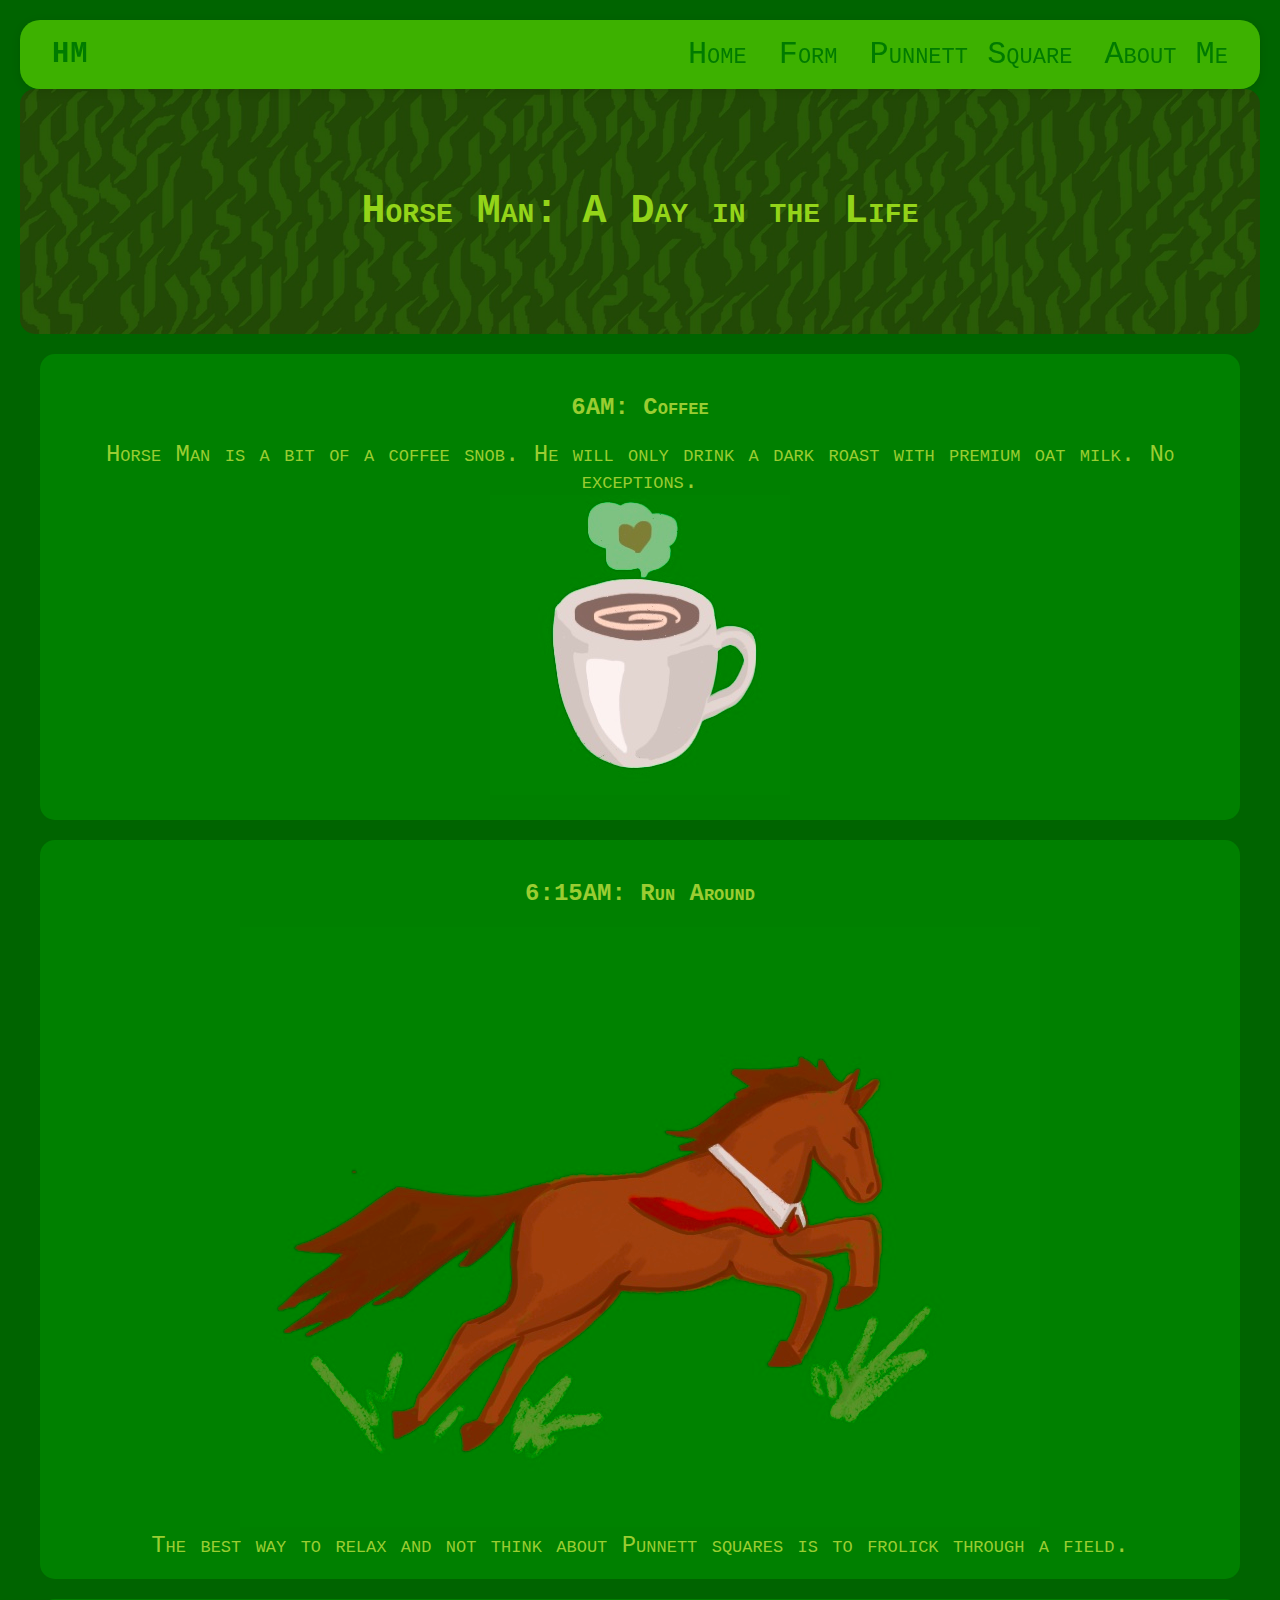
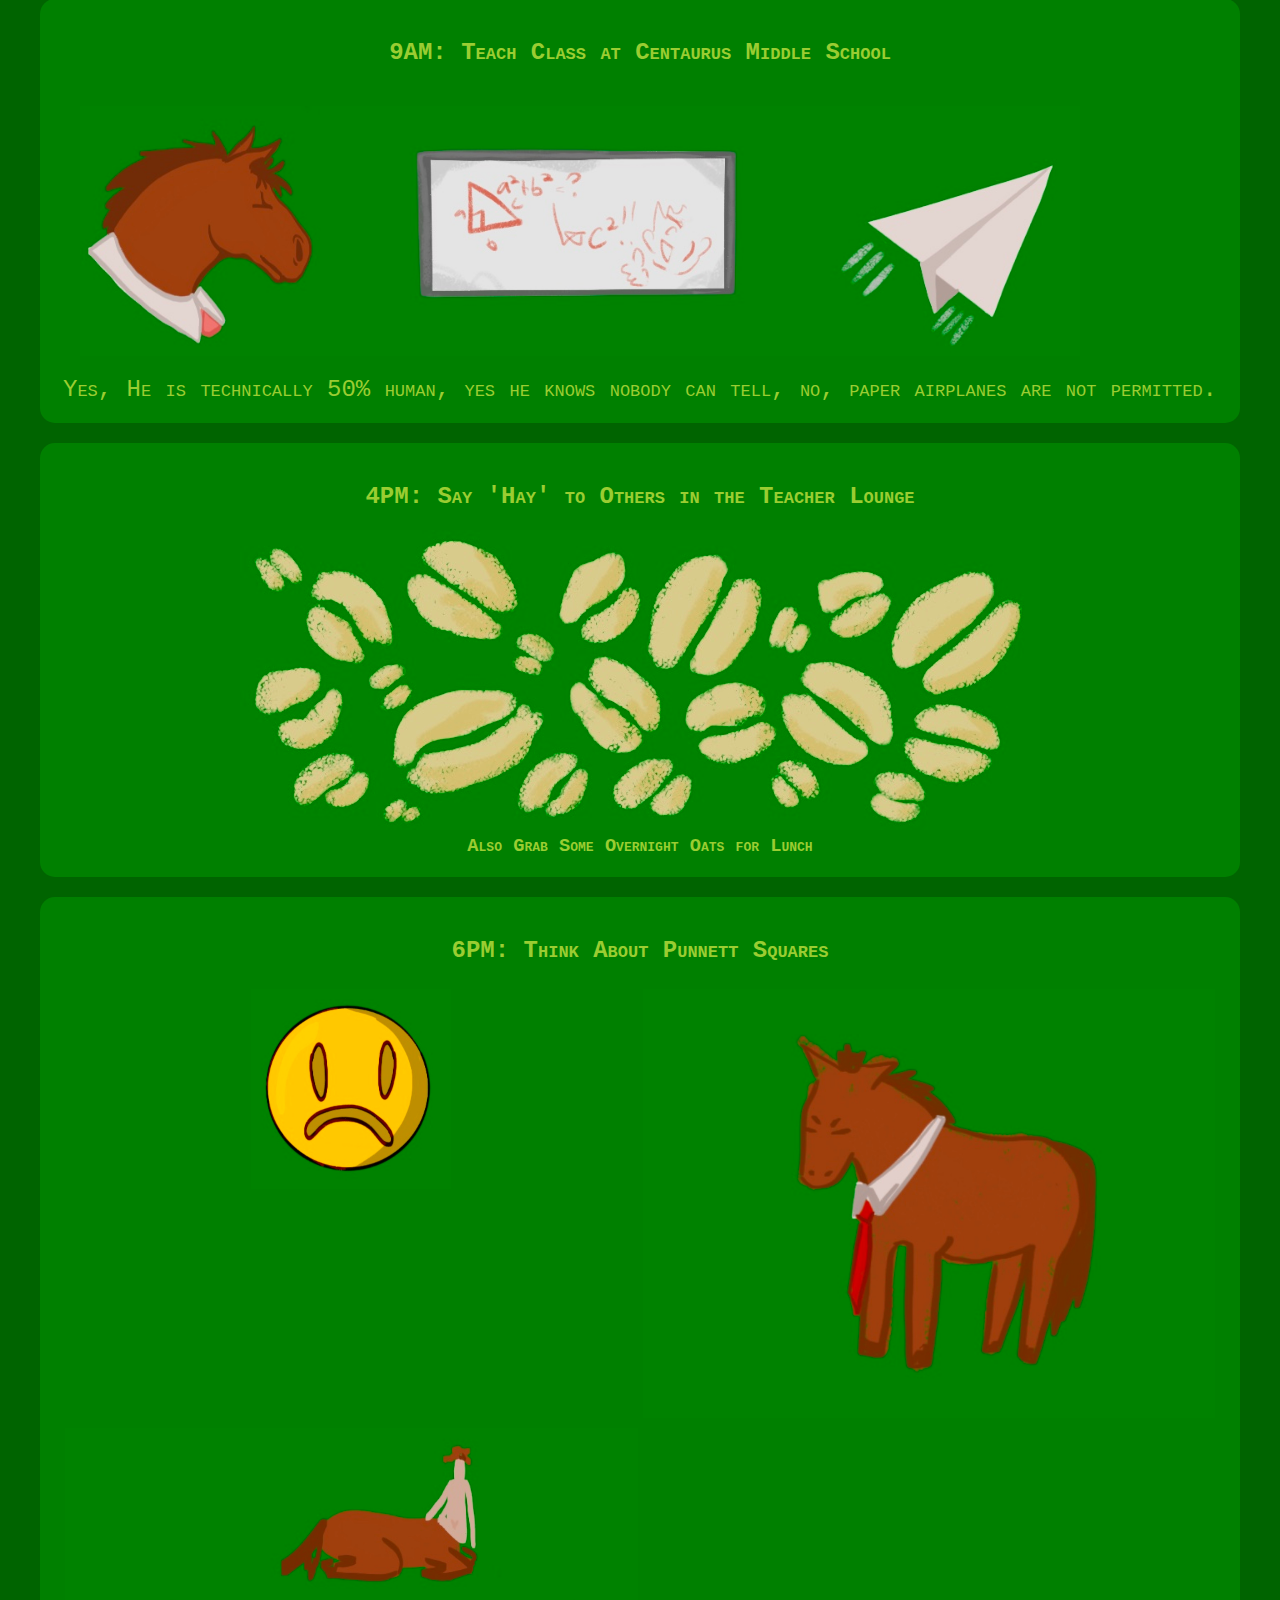
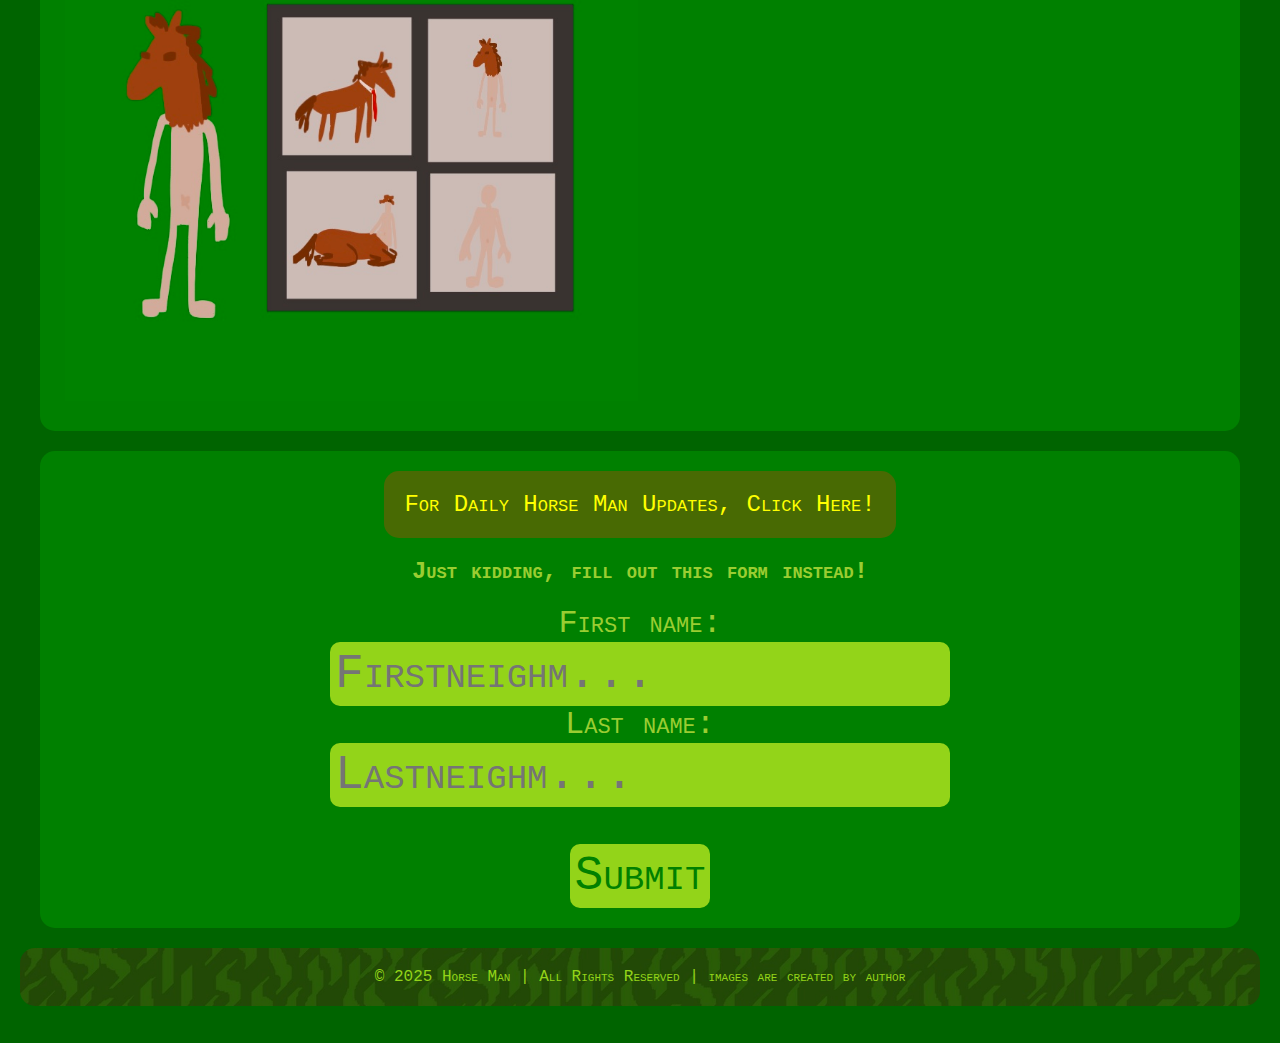
<file: index.html>
<!DOCTYPE html>
<html lang="en">

<head>
    <meta charset="UTF-8">
    <meta name="viewport" content="width=device-width, initial-scale=1.0">
    <title>Horse Man: A Day in the Life</title>
    <link rel="stylesheet" href="styles/mainstyle.css">
</head>

<body>
    <!-- Sticky Navigation Menu -->
    <nav class="navbar">
        <a href="index.html" class="logo">HM</a>
        <div class="nav-links" id="navLinks">
            <a href="index.html">Home</a>
            <a href="#form">Form</a>
            <a href="#psquare">Punnett Square</a>
            <a href="aboutme.html">About Me</a>
        </div>
        <button class="mobile-menu-btn" onclick="toggleMenu()">☰</button>
    </nav>

    <header>
        <h1>Horse Man: A Day in the Life</h1>
    </header>

    <section>
        <h2>6AM: Coffee</h2>
        <p>Horse Man is a bit of a coffee snob. He will only drink a dark roast with premium oat milk. No exceptions.
        </p>
        <div class="image-container">
            <img src="images/coffee.jpg" alt="coffee cup" >
            <div class="overlay">Yay coffee!</div>
        </div>
    </section>

    <section>
        <h2>6:15AM: Run Around</h2>
        <img src="images/running.jpg" alt="horse running">
        <p>The best way to relax and not think about Punnett squares is to frolick through a field.</p>
    </section>

    <section>
        <h2>9AM: Teach Class at Centaurus Middle School</h2>
        <div class="flexy">
            <img src="images/horsehead.jpg" alt="horse head" width="250" height="250">
            <img src="images/whiteboard.jpg" alt="whiteboard with drawings" width="500" height="250">
            <img src="images/p.air.jpg" alt="paper airplane" width="250" height="250">
        </div>
        <p>Yes, He is technically 50% human, yes he knows nobody can tell, no, paper airplanes are not permitted.</p>
    </section>

    <section>
        <h2>4PM: Say 'Hay' to Others in the Teacher Lounge</h2>
        <img src="images/oats.jpg" alt="oats">
        <h3>Also Grab Some Overnight Oats for Lunch</h3>
    </section>


    <section>
        <h2 id="psquare">6PM: Think About Punnett Squares</h2>
        <div class="container">
            <div class="img1"><img src="images/sadface.jpg" alt="sad face" width="200" height="200"></div>
            <div class="img2"><img src="images/sadhorse.jpg" alt="a really sad horse"></div>
            <div class="img3"> <img src="images/square.jpg" alt="punett square of if 2 centaurs had a baby"></div>
        </div>
    </section>


    <section>
        <button type="button" onclick="alert('Haha gotcha!')">For Daily Horse Man Updates, Click Here!</button>
        <h2>Just kidding, fill out this form instead!</h2>

        <form action="formfinish.html" target="blank" id="form">
            <label for="fname">First name:</label><br>
            <input type="text" id="fname" name="firstname" placeholder="Firstneighm..."><br>
            <label for="lname">Last name:</label><br>
            <input type="text" id="lname" name="lastname" placeholder="Lastneighm..."><br><br>
            <input type="submit" value="Submit">
        </form>

    </section>

    <footer>© 2025 Horse Man | All Rights Reserved | images are created by author</footer>
</body>

</html>
</file>
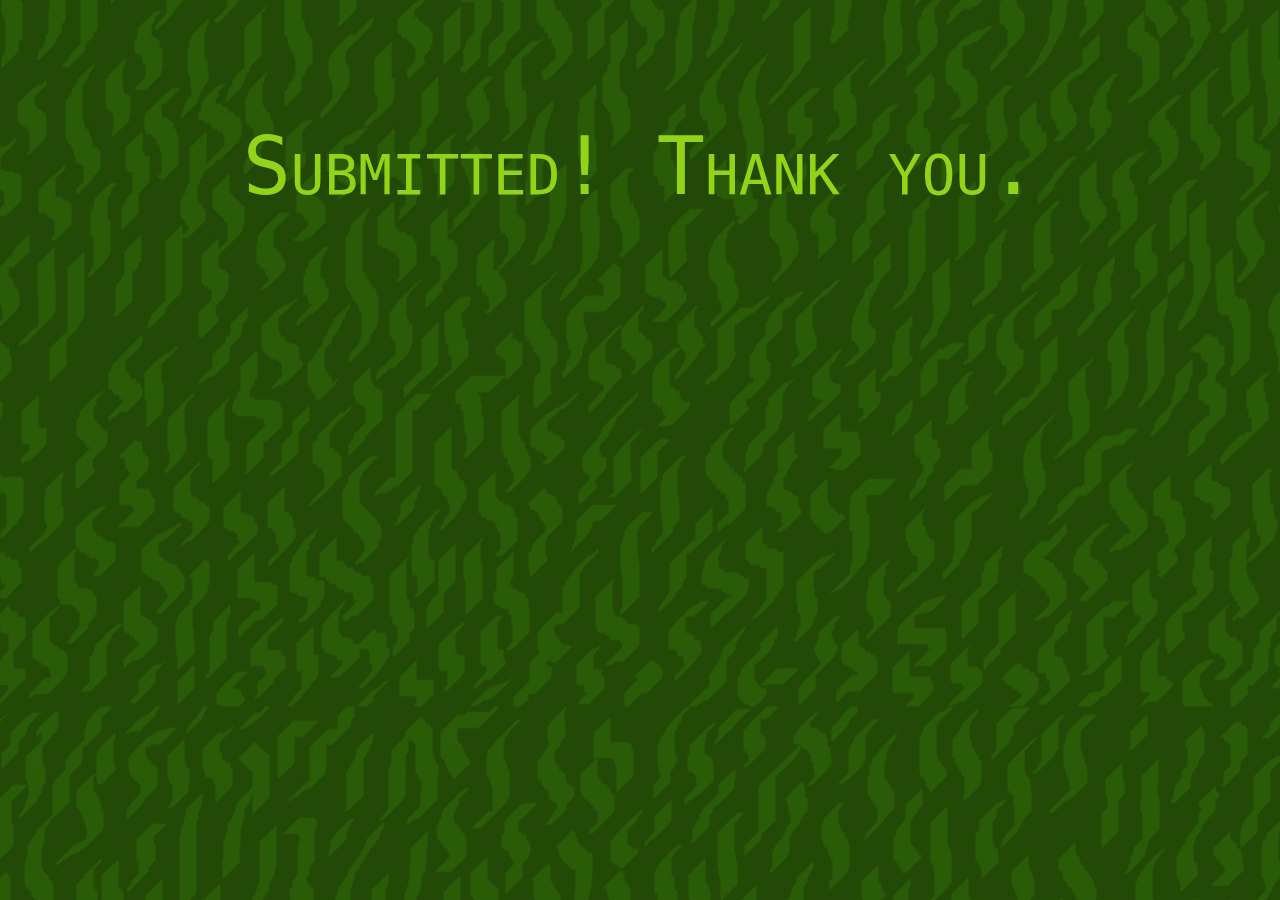
<file: formfinish.html>
<!DOCTYPE html>
<html lang="en">

<head>
    <meta charset="UTF-8">
    <meta name="viewport" content="width=device-width, initial-scale=1.0">
    <title>Done!</title>
    <link rel="stylesheet" href="styles/formstyles.css">
</head>
<body>
    <p>Submitted! Thank you.</p>
</body>
</html>
</file>
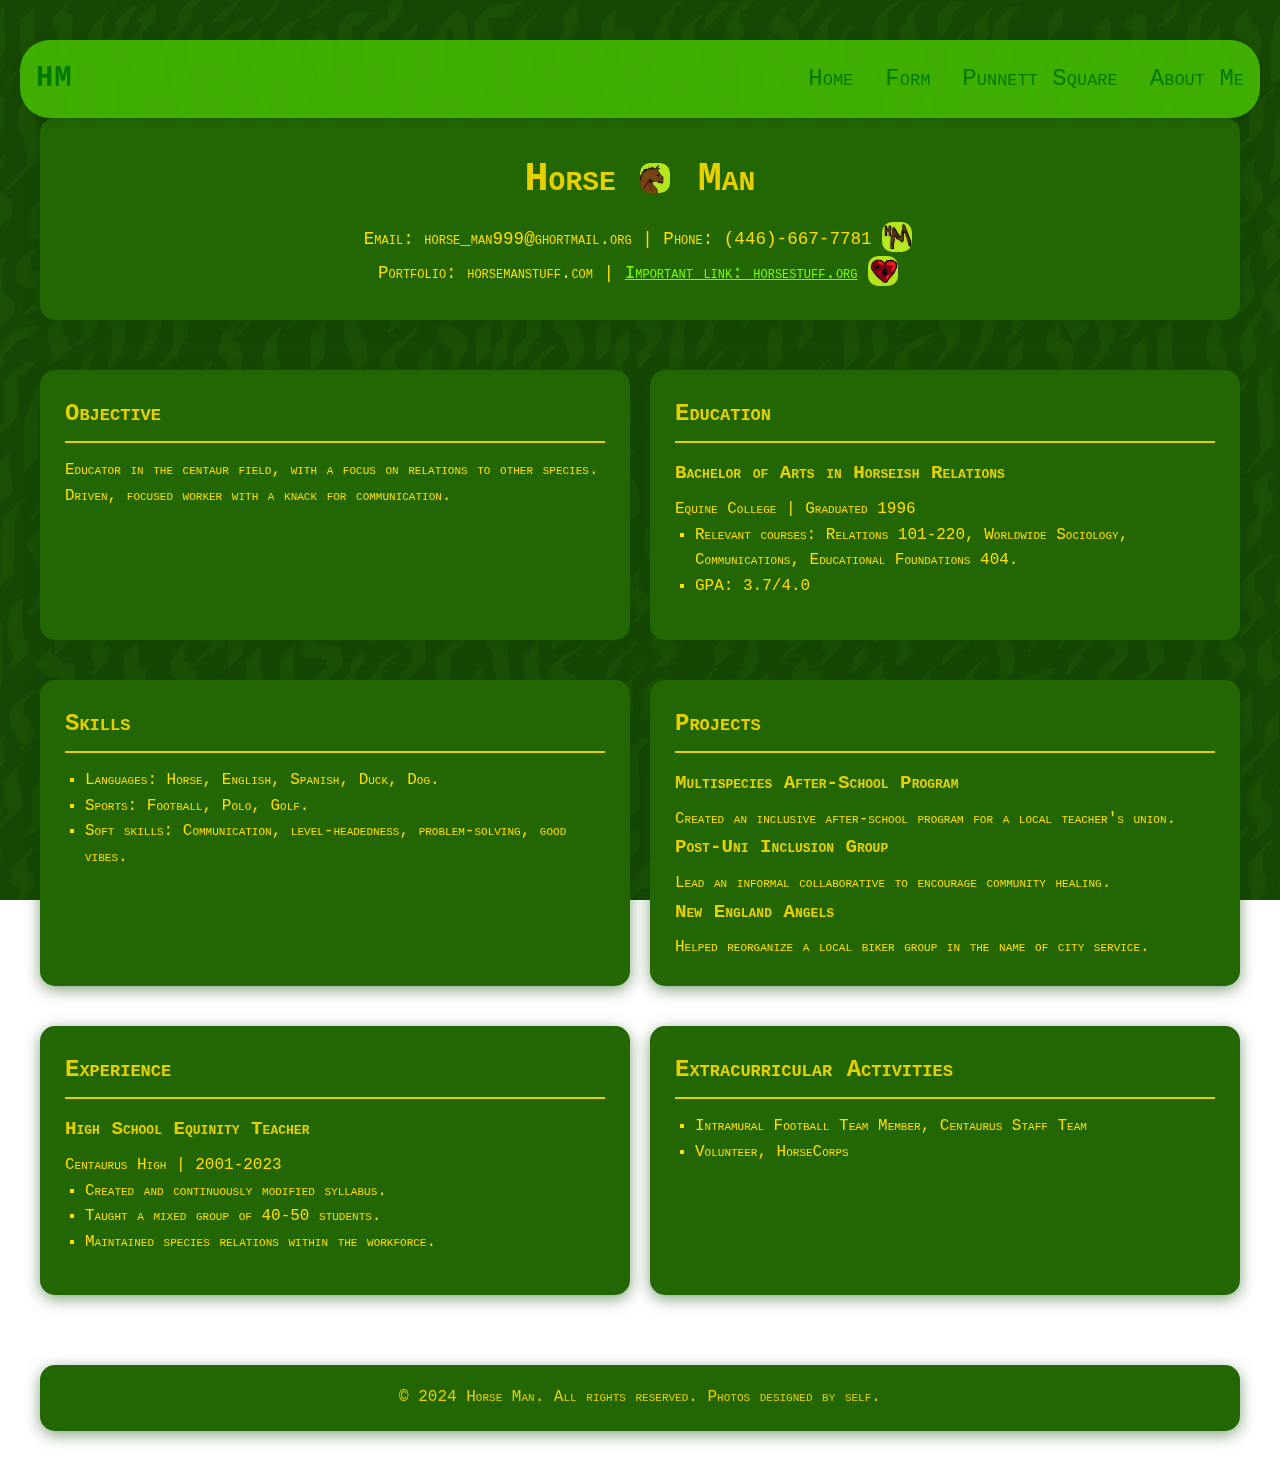
<file: resume.html>
<!DOCTYPE html>
<html lang="en">

<head>
    <meta charset="UTF-8">
    <meta name="viewport" content="width=device-width, initial scale=1.0">
    <title>Horse Man Resume</title>
    <link rel="stylesheet" href="styles/resumestyle.css">
</head>

<body>
    <!-- Sticky Navigation Menu -->
    <nav class="navbar">
        <a href="index.html" class="logo">HM</a>
        <div class="nav-links" id="navLinks">
            <a href="index.html">Home</a>
            <a href="#form">Form</a>
            <a href="#psquare">Punnett Square</a>
            <a href="aboutme.html">About Me</a>
        </div>
        <button class="mobile-menu-btn" onclick="toggleMenu()">☰</button>
    </nav>

    <div class="container">
        <header>
            <h1>Horse
                <img src="images/horseman.jpg" alt="Horse Profile" class="contact-icon">
                Man
            </h1>


            <p>Email: horse_man999@ghortmail.org | Phone: (446)-667-7781
                <a href="mailto:horse_man999@ghortmail.org" target="_blank" class=contact-link>
                    <img src="images/HM.jpg" alt="HM" class="contact-icon">
                </a>
            </p>

            <p> Portfolio: horsemanstuff.com | <a href="https://en.wikipedia.org/wiki/Horse" target="_blank"
                    class="contact-link">
                    Important link: horsestuff.org</a>
                <a href="https://www.smithsonianmag.com/travel/these-15-majestic-photos-show-just-why-humans-adore-horses-180985593/"
                    target="_blank" class="contact-link">
                    <img src="images/hoofhand.jpg" alt="Heart" class="contact-icon">
                </a>
            </p>
        </header>



        <section>
            <h2>Objective</h2>
            <p>Educator in the centaur field, with a focus on relations to other species. Driven, focused worker with a
                knack for communication.</p>
        </section>



        <section>
            <h2>Education</h2>
            <h3>Bachelor of Arts in Horseish Relations</h3>
            <p>Equine College | Graduated 1996</p>
            <ul>
                <li>Relevant courses: Relations 101-220, Worldwide Sociology, Communications, Educational Foundations
                    404.</li>
                <li>GPA: 3.7/4.0</li>
            </ul>
        </section>


        <section>
            <h2>Skills</h2>
            <ul>
                <li>Languages: Horse, English, Spanish, Duck, Dog.</li>
                <li>Sports: Football, Polo, Golf.</li>
                <li>Soft skills: Communication, level-headedness, problem-solving, good vibes.</li>
            </ul>
        </section>



        <section>
            <h2>Projects</h2>
            <h3>Multispecies After-School Program</h3>
            <p>Created an inclusive after-school program for a local teacher's union.</p>
            <h3>Post-Uni Inclusion Group</h3>
            <p>Lead an informal collaborative to encourage community healing.</p>
            <h3>New England Angels</h3>
            <p>Helped reorganize a local biker group in the name of city service.</p>
        </section>


        <section>
            <h2>Experience</h2>
            <h3>High School Equinity Teacher</h3>
            <p>Centaurus High | 2001-2023</p>
            <ul>
                <li>Created and continuously modified syllabus.</li>
                <li>Taught a mixed group of 40-50 students.</li>
                <li>Maintained species relations within the workforce.</li>
            </ul>
        </section>



        <section>
            <h2>Extracurricular Activities</h2>
            <ul>
                <li>Intramural Football Team Member, Centaurus Staff Team</li>
                <li>Volunteer, HorseCorps</li>
            </ul>
        </section>



        <footer>
            <p>&copy; 2024 Horse Man. All rights reserved. Photos designed by self.</p>
        </footer>
    </div>
</body>

</html>
</file>
<file: styles/mainstyle.css>
/* General Styling */
* {
    margin: 0;
    padding: 0;
    box-sizing: border-box;
    font-family: 'Bodoni', monospace;
    font-variant: small-caps;
}

body {
    text-align: center;
    margin: 10px;
    padding: 10px;
    background-color: darkgreen;
    color: yellowgreen;
}

/* Header Section */
header {
    background: url('../images/HORSEbg.jpg')center/cover no-repeat;
    text-align: center;
    color: rgb(147, 212, 25);
    padding: 100px 20px;
    border-radius: 15px;
}

header h1 {
    font-size: 2.5em;
}



h2 {
    margin: 20px;
}

p {
    font-size: 1.5em;
}

section {
    margin: 20px;
    padding: 20px;
    border-radius: 15px;
    background-color: green;
}

/* images shrink to fit screen right */
img {
    max-width: 100%;
    height: auto;
}

/*image flex styling for section about class*/
.flexy {
    display: flex;
    flex-wrap: wrap;
    padding: 20px;
}

/* coffee cup overlay */
.image-container {
    position: relative;
}

.overlay {
    position: absolute;
    top: 0;
    left: 0;
    width: 100%;
    height: 100%;
    opacity: 0;
    transition: opacity 0.3s ease;
    background-color: rgba(0, 120, 32, 0.753);
    font-size: 2em;
    padding: 80px;
    color: yellow;
}

.image-container:hover .overlay {
    opacity: 1;
}

/*styling for grid of 3 images about punnett squares*/
.container {
    display: grid;
    grid-template-rows: repeat(2, 0.5fr);
    grid-template-columns: repeat(2, 0.5fr);
    gap: 5px;
    padding: 5px;
}

.container.img1 {
    grid-column-start: 1;
    grid-column-end: 1;
    grid-row-start: 1;
    grid-row-end: 1;
}

.container.img2 {
    grid-column-start: 2;
    grid-column-end: 2;
    grid-row-start: 1;
    grid-row-end: 1;
}

.container.img3 {
    grid-column-start: 1;
    grid-column-end: 2;
    grid-row-start: 2;
    grid-row-end: 2;
}


/*button styles*/
button {
    background: rgb(72, 106, 3);
    text-align: center;
    font-size: 1.5em;
    border-radius: 15px;
    color: yellow;
    padding: 20px 20px;
    border: green;
    transition: transform 0.3s ease, box-shadow 0.3s ease;
}

button:hover {
    transform: translateY(-5px);
    box-shadow: 0 6px 20px rgba(12, 69, 3, 0.5);
}

/* form styles */
form {
    font-size: 2em;
}

input {
    font-size: 1.5em;
    color: green;
    background: rgb(147, 212, 25);
    padding: 5px;
    border: darkgreen;
    border-radius: 10px;
    max-width: 75%;
}


/* Footer */
footer {
    text-align: center;
    padding: 20px;
    border-radius: 15px;
    background: url('../images/HORSEbg.jpg')center/cover no-repeat;
    color: rgb(147, 212, 25);
}

.aboutme {
    padding: 40px;
    font-size: 3em;
}

.aboutbg {
    background: url('../images/HORSEbg.jpg')center/cover;
}

/* navbar styles */
.navbar {
    position: sticky;
    top: 0;
    display: flex;
    justify-content: space-between;
    align-items: center;
    padding: 1rem 2rem;
    font-size: 2em;
    color: #007b00;
    background-color: rgba(68, 185, 0, 0.9);
    box-shadow: 0 2px 10px rgba(0, 0, 0, 0.1);
    z-index: 1000;
    border-radius: 20px;
}

.nav-links {
    display: flex;
    gap: 2rem;
}

.nav-links a {
    color: #007b00;
    text-decoration: none;
    font-weight: 500;
    transition: color 0.3s ease;
}

.nav-links a:hover {
    color: darkgreen;
}

.logo {
    font-size: 1.8rem;
    font-weight: bold;
    color: #007b00;
    text-decoration: none;
    letter-spacing: 1px;
}


.mobile-menu-btn {
    display: none;
    background: none;
    border: none;
    font-size: 1.5rem;
    cursor: pointer;
    color: #333;
}

.stupidbutton {
    padding: 1rem 2rem;
    color: #007b00;
    font-size: 1.5em;
    background-color: rgba(68, 185, 0, 0.9);
    box-shadow: 0 2px 10px rgba(0, 0, 0, 0.1);
    border-radius: 20px;
}

.stupidp {
    padding: 50px;
}

@media (max-width: 768px) {
    body {
        padding: 20px 10px;
    }

    section {
        flex: 1 1 100%;
    }

    input {
        flex: 1 1 100%;
    }

    header h1 {
        font-size: 2em;
    }

    .nav-links {
        position: fixed;
        top: 70px;
        right: -100%;
        flex-direction: column;
        background: white;
        width: 70%;
        height: 100vh;
        padding: 2rem;
        box-shadow: -2px 0 5px rgba(0, 0, 0, 0.1);
        transition: right 0.3s ease;
        gap: 1rem;
    }

    .nav-links.active {
        right: 0;
    }

    .mobile-menu-btn {
        display: block;
    }

}
</file>
<file: styles/formstyles.css>
* {
    margin: 20px;
    padding: 20px;
    box-sizing: border-box;
    font-family: 'Bodoni', monospace;
    font-variant: small-caps;
    background: url('../images/HORSEbg.jpg') center;
}

p{
    font-size: 5em;
    text-align: center;
    color: rgb(147, 212, 25);
}
</file>
<file: styles/resumestyle.css>
* {
    margin: 0;
    padding: 0;
    box-sizing: border-box;
    font-family: 'Courier', monospace;
    font-variant: small-caps;
}


body::before {
    content: '';
    position: fixed;
    top: 0;
    left: 0;
    width: 100%;
    height: 100%;
    background: rgba(12, 69, 3, 0.5);
    z-index: -1;
}


body {
    line-height: 1.6;
    color: #e7d000;
    background: url('../images/HORSEbg.jpg') center center fixed;
    background-size: cover;
    padding: 40px 20px;
    min-height: 100vh;
    position: relative;
}


.container {
    max-width: 1200px;
    margin: 0 auto;
    display: flex;
    flex-wrap: wrap;
    gap: 20px;
    justify-content: space-between;
}


header {
    width: 100%;
    text-align: center;
    margin-bottom: 30px;
    padding: 30px;
    background: rgb(35, 102, 4);
    border-radius: 15px;
    box-shadow: 0 4px 15px rgba(12, 69, 3, 0.5);
}


header h1 {
    font-size: 2.5em;
    color: #e7d000;
    margin-bottom: 10px;
}


header p {
    font-size: 1.1em;
    color: #ffdd00;
}


section {
    flex: 1 1 calc(50% - 20px);
    margin-bottom: 20px;
    padding: 25px;
    border-radius: 15px;
    background: rgb(35, 102, 4);
    box-shadow: 0 4px 15px rgba(12, 69, 3, 0.5);
    transition: transform 0.3s ease, box-shadow 0.3s ease;
}


section:hover {
    transform: translateY(-5px);
    box-shadow: 0 6px 20px rgba(12, 69, 3, 0.5);
}


section h2 {
    font-size: 1.5em;
    color: #e7d000;
    margin-bottom: 15px;
    border-bottom: 2px solid #e7d000;
    padding-bottom: 8px;
}


section h3 {
    font-size: 1.2em;
    color: #e7d000;
    margin-bottom: 8px;
}


section p, section li {
    font-size: 1em;
    color: #ffdd00;
    line-height: 1.6;
}


/*makes list square and neat*/
ul {
    list-style: square;
    padding-left: 20px;
    margin-bottom: 15px;
}


footer {
    width: 100%;
    text-align: center;
    margin-top: 30px;
    padding: 20px;
    background: rgb(35, 102, 4);
    border-radius: 15px;
    box-shadow: 0 4px 15px rgba(12, 69, 3, 0.5);
}

/*makes the text link green*/
.contact-link {
    color: #77ff00;
}

/*makes the text and image links dark when hover*/
.contact-link:hover {
    opacity: 0.8;
}

/*makes images the right shape and in the right place*/
.contact-icon {
    vertical-align: middle;
    margin-right: 4px;
    margin-bottom: 4px;
    width: 30px;
    height: 30px;
    border-radius: 10px;
}

/* navbar styles */
.navbar {
    position: sticky;
    top: 0;
    display: flex;
    justify-content: space-between;
    align-items: center;
    padding: 1rem 1rem;
    font-size: 1.5em;
    color: #007b00;
    background-color: rgba(68, 185, 0, 0.9);
    box-shadow: 0 2px 10px rgba(0, 0, 0, 0.1);
    z-index: 1000;
    border-radius: 30px;
}

.nav-links {
    display: flex;
    gap: 2rem;
}

.nav-links a {
    color: #007b00;
    text-decoration: none;
    font-weight: 500;
    transition: color 0.3s ease;
}

.nav-links a:hover {
    color: darkgreen;
}

.logo {
    font-size: 1.8rem;
    font-weight: bold;
    color: #007b00;
    text-decoration: none;
    letter-spacing: 1px;
}


.mobile-menu-btn {
    display: none;
    background: none;
    border: none;
    font-size: 1.5rem;
    cursor: pointer;
    color: #333;
}


/*makes small screen look better*/
@media (max-width: 768px) {
    body {
        padding: 20px 10px;
    }

    section {
        flex: 1 1 100%;
    }

    header h1 {
        font-size: 2em;
    }

    
    .nav-links {
        position: fixed;
        top: 70px;
        right: -100%;
        flex-direction: column;
        background: white;
        width: 70%;
        height: 100vh;
        padding: 2rem;
        box-shadow: -2px 0 5px rgba(0, 0, 0, 0.1);
        transition: right 0.3s ease;
        gap: 1rem;
    }
    
    .nav-links.active {
        right: 0;
    }
    
    .mobile-menu-btn {
        display: block;
    }

}
</file>
